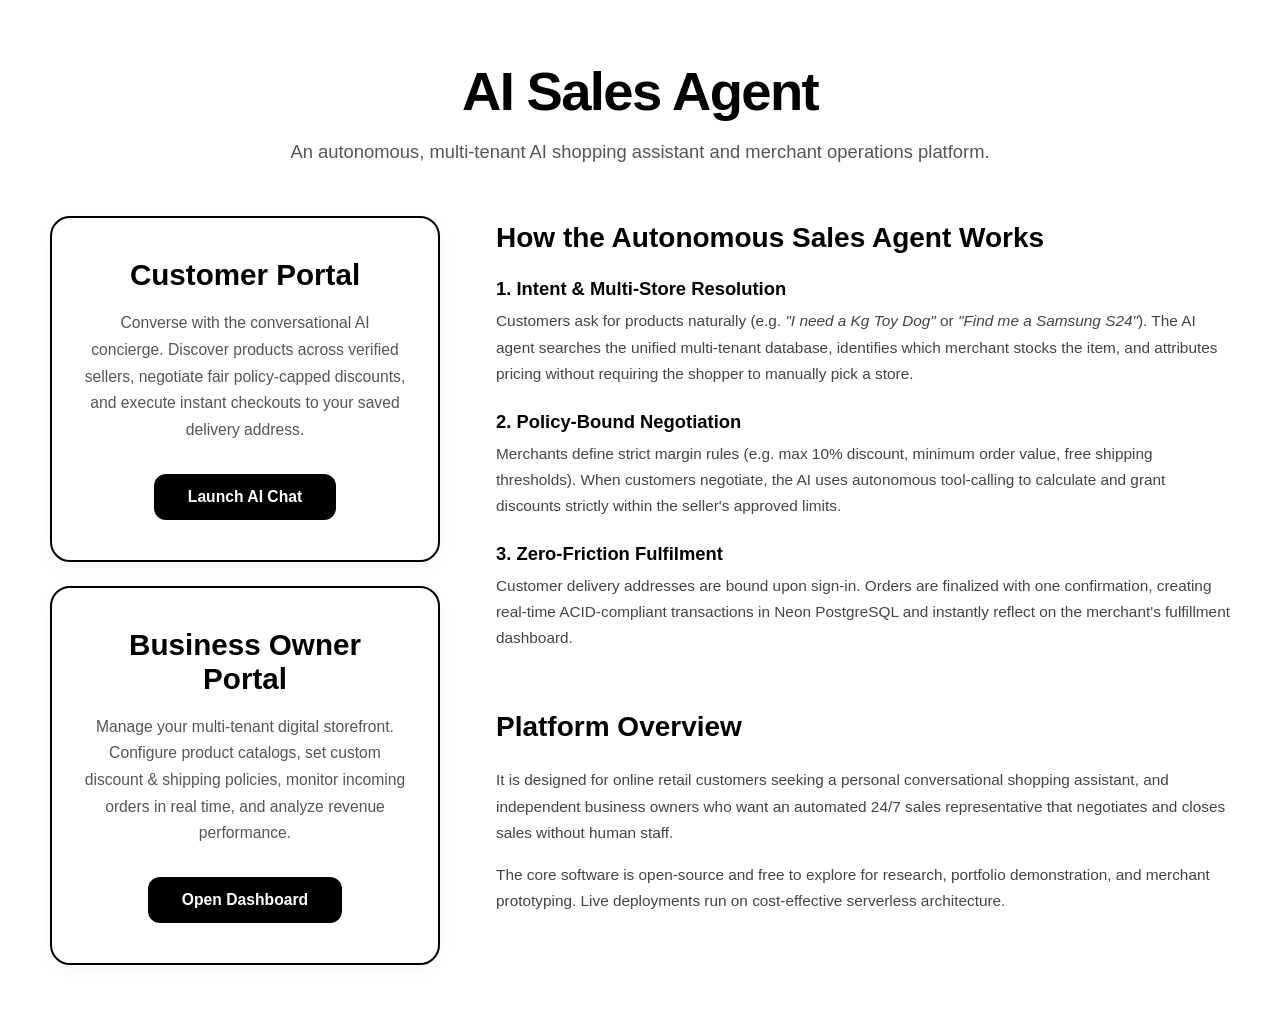
<file: Frontend/index.html>
<!DOCTYPE html>
<html lang="en">
<head>
    <meta charset="UTF-8">
    <meta name="viewport" content="width=device-width, initial-scale=1.0">
    <title>AI Sales Agent</title>
    <meta name="description" content="An autonomous, multi-tenant AI shopping assistant and merchant operations platform.">
    <link rel="stylesheet" href="styles/landing.css">

    <script type="application/ld+json">
    {
      "@context": "https://schema.org",
      "@type": "SoftwareApplication",
      "name": "AI Sales Agent Marketplace",
      "applicationCategory": "BusinessApplication",
      "operatingSystem": "All modern web browsers",
      "description": "An autonomous, multi-tenant AI shopping assistant and merchant operations platform.",
      "url": "https://ai-sales-marketplace-portal.onrender.com",
      "author": {
        "@type": "Person",
        "name": "Ayush Sandal"
      },
      "offers": {
        "@type": "Offer",
        "price": "0",
        "priceCurrency": "USD"
      }
    }
    </script>
</head>
<body>
    <div class="landing-container">
        <header class="header-section">
            <h1>AI Sales Agent</h1>
            <p class="subtitle">An autonomous, multi-tenant AI shopping assistant and merchant operations platform.</p>
        </header>

        <main class="main-layout">
            <section class="portals-col" aria-label="Portal Entry Points">
                <article class="portal-card">
                    <h2>Customer Portal</h2>
                    <p>
                        Converse with the conversational AI concierge. Discover products across verified sellers, 
                        negotiate fair policy-capped discounts, and execute instant checkouts to your saved delivery address.
                    </p>
                    <a href="customer_login.html" class="portal-btn">Launch AI Chat</a>
                </article>

                <article class="portal-card">
                    <h2>Business Owner Portal</h2>
                    <p>
                        Manage your multi-tenant digital storefront. Configure product catalogs, set custom discount & shipping 
                        policies, monitor incoming orders in real time, and analyze revenue performance.
                    </p>
                    <a href="admin_login.html" class="portal-btn">Open Dashboard</a>
                </article>
            </section>

            <section class="content-col" aria-label="Platform Details">
                <div class="info-block">
                    <h2>How the Autonomous Sales Agent Works</h2>
                    
                    <div class="feature-item">
                        <h3>1. Intent & Multi-Store Resolution</h3>
                        <p>
                            Customers ask for products naturally (e.g. <em>"I need a Kg Toy Dog"</em> or <em>"Find me a Samsung S24"</em>). 
                            The AI agent searches the unified multi-tenant database, identifies which merchant stocks the item, and attributes pricing without requiring the shopper to manually pick a store.
                        </p>
                    </div>

                    <div class="feature-item">
                        <h3>2. Policy-Bound Negotiation</h3>
                        <p>
                            Merchants define strict margin rules (e.g. max 10% discount, minimum order value, free shipping thresholds). 
                            When customers negotiate, the AI uses autonomous tool-calling to calculate and grant discounts strictly within the seller's approved limits.
                        </p>
                    </div>

                    <div class="feature-item">
                        <h3>3. Zero-Friction Fulfilment</h3>
                        <p>
                            Customer delivery addresses are bound upon sign-in. Orders are finalized with one confirmation, creating real-time 
                            ACID-compliant transactions in Neon PostgreSQL and instantly reflect on the merchant's fulfillment dashboard.
                        </p>
                    </div>
                </div>

                <div class="info-block">
                    <h2>Platform Overview</h2>
                    <p class="overview-text">
                        It is designed for online retail customers seeking a personal conversational shopping assistant, 
                        and independent business owners who want an automated 24/7 sales representative that negotiates and closes sales without human staff.
                    </p>
                    <p class="overview-text">
                        The core software is open-source and free to explore for research, portfolio demonstration, and merchant prototyping. 
                        Live deployments run on cost-effective serverless architecture.
                    </p>
                </div>
            </section>
        </main>
    </div>
</body>
</html>
</file>
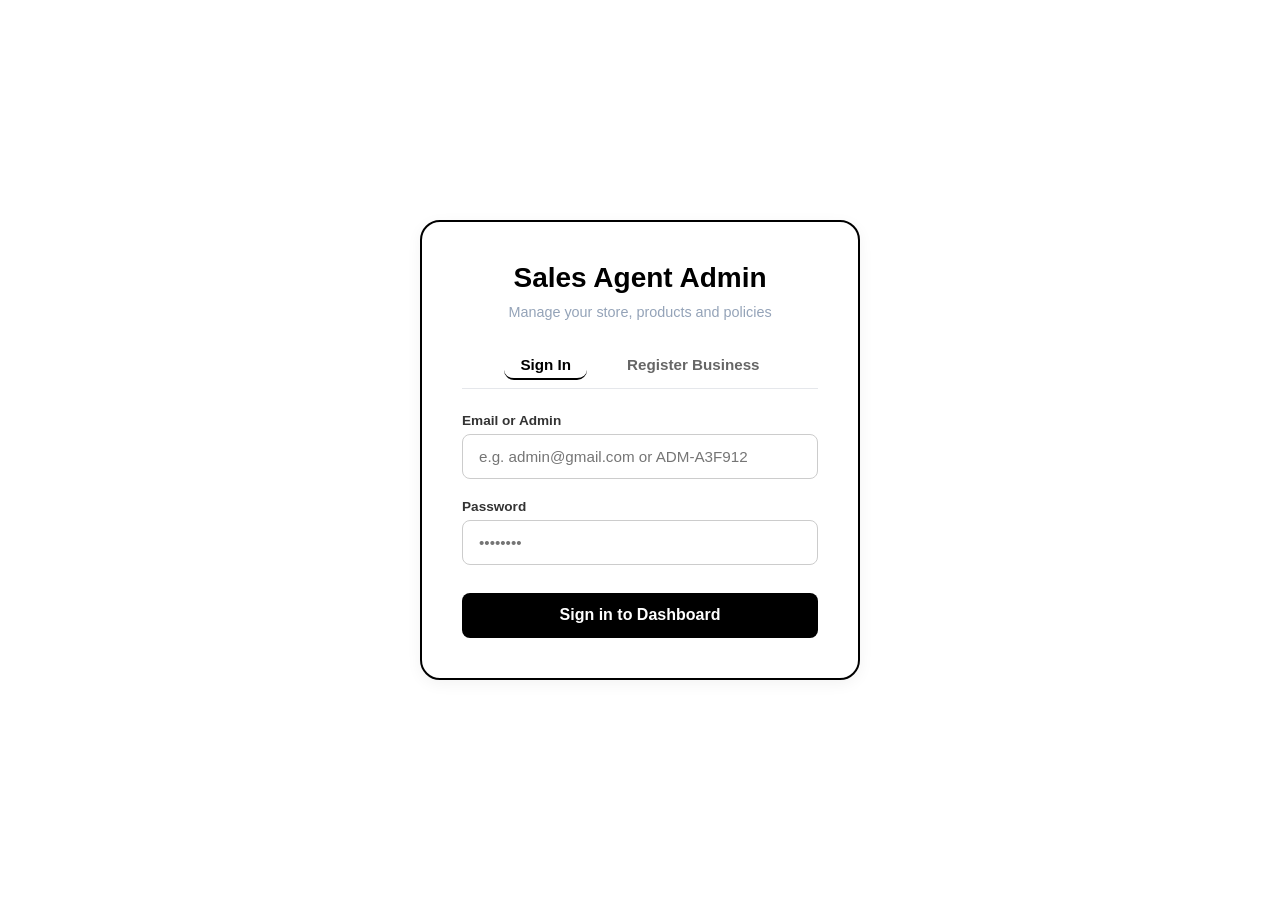
<file: Frontend/admin_login.html>
<!DOCTYPE html>
<html lang="en">
<head>
    <meta charset="UTF-8">
    <meta name="viewport" content="width=device-width, initial-scale=1.0">
    <title>Business Admin Auth - AI Sales Agent</title>
    <link rel="stylesheet" href="styles/global.css">
    <link rel="stylesheet" href="styles/forms.css">
    <style>
    * {
        box-sizing: border-box;
        font-family: -apple-system, BlinkMacSystemFont, "Segoe UI", Roboto, Helvetica, Arial, sans-serif;
    }
    body {
        background-color: #ffffff;
        color: #000000;
        display: flex;
        flex-direction: column;
        align-items: center;
        justify-content: center;
        min-height: 100vh;
        margin: 0;
        padding: 1.5rem;
    }
    .auth-card {
        background: #ffffff;
        border: 2px solid #000000;
        border-radius: 20px;
        padding: 2.5rem;
        width: 100%;
        max-width: 440px;
        box-shadow: 0 4px 15px rgba(0, 0, 0, 0.05);
        text-align: center;
    }
    .auth-header h2 {
        font-size: 1.75rem;
        font-weight: 700;
        margin: 0 0 0.5rem 0;
        color: #000000;
    }
    .auth-header p {
        color: #666666;
        font-size: 0.95rem;
        margin-bottom: 1.5rem;
        line-height: 1.4;
    }
    .tabs {
        display: flex;
        justify-content: center;
        gap: 1.5rem;
        margin-bottom: 1.5rem;
        border-bottom: 1px solid #e5e7eb;
        padding-bottom: 0.5rem;
    }
    .tab-btn {
        background: none;
        border: none;
        font-size: 0.95rem;
        font-weight: 600;
        color: #666666;
        cursor: pointer;
        padding-bottom: 0.3rem;
        border-bottom: 2px solid transparent;
    }
    .tab-btn.active {
        color: #000000;
        border-bottom: 2px solid #000000;
    }
    .form-group {
        text-align: left;
        margin-bottom: 1.25rem;
    }
    .form-group label {
        display: block;
        font-size: 0.85rem;
        font-weight: 600;
        margin-bottom: 0.4rem;
        color: #333333;
    }
    .form-group input {
        width: 100%;
        padding: 0.8rem 1rem;
        border-radius: 8px;
        border: 1.5px solid #cccccc;
        background: #ffffff;
        color: #000000;
        font-size: 0.95rem;
        outline: none;
        transition: border-color 0.2s;
    }
    .form-group input:focus {
        border-color: #000000;
    }
    .btn-submit {
        background-color: #000000;
        color: #ffffff;
        border: none;
        border-radius: 8px;
        padding: 0.85rem 1.5rem;
        font-size: 1rem;
        font-weight: 700;
        width: 100%;
        cursor: pointer;
        transition: opacity 0.2s;
        margin-top: 0.5rem;
    }
    .btn-submit:hover {
        opacity: 0.85;
    }
    .code-alert {
        display: none;
        background: #f0fdf4;
        border: 1.5px solid #22c55e;
        padding: 1rem;
        border-radius: 8px;
        margin-bottom: 1.25rem;
        font-size: 0.9rem;
        color: #15803d;
        text-align: center;
    }
    .code-alert strong {
        display: block;
        font-size: 1.25rem;
        color: #166534;
        margin-top: 0.25rem;
    }
    </style>
</head>
<body>
    <div class="auth-card">
        <div class="auth-header">
            <h2>Sales Agent Admin</h2>
            <p style="color:#94a3b8; font-size:0.9rem;">
                Manage your store, products and policies
            </p>
        </div>
        <div class="tabs">
            <button  class="tab-btn active" id="loginTab">Sign In</button>
            <button  class="tab-btn " id="registerTab">Register Business</button>
        </div>
        <div id="codeAlert" class="code-alert">
            Registration Successful! Your Unique Admin Code:
            <strong id="displayAdminCode">ADM-XXXXXX</strong>
            <small style="color:#a7f3d0;">Save this code! You can use it to log in.</small>
        </div>

        <!-- Login form -->
         <form id="loginForm">
            <div class="form-group">
                <label for="loginIdentifier">Email or Admin <Code></Code></label>
                <input type="text" id="loginIdentifier" placeholder="e.g. admin@gmail.com or ADM-A3F912" required>
            </div>
            <div class="form-group">
                <label for="loginPassword">Password</label>
                <input type="password" id="loginPassword" placeholder="••••••••" required>
            </div>
            <button type="submit" class="btn-submit">Sign in to Dashboard</button>
         </form>
         
         <!-- Registration Form -->
          <form id="registerForm" style="display:none;">
            <div class="form-group">
                <label for="regName">Your Name</label>
                <input type="text" id="regName" placeholder="e.g. Shane Bezos" required>
            </div>

            <div class="form-group">
                <label for="regBusiness">Business / Store Name</label>
                <input type="text" id="regBusiness" placeholder="e.g. Bezos Electronics" required>
            </div>
            <div class="form-group">
                <label for="regEmail">Email Address</label>
                <input type="email" id="regEmail" placeholder="admin@gmail.com" required>
            </div>
            <div class="form-group">
                <label for="regPassword">Password</label>
                <input type="password" id="regPassword" placeholder="••••••••" required>
            </div>
            <button type="submit" class="btn-submit">Register Store</button>
          </form>
    </div>
    <script src="js/config.js"></script>
    <script src="js/admin_auth.js"></script>
</body>
</html>
</file>
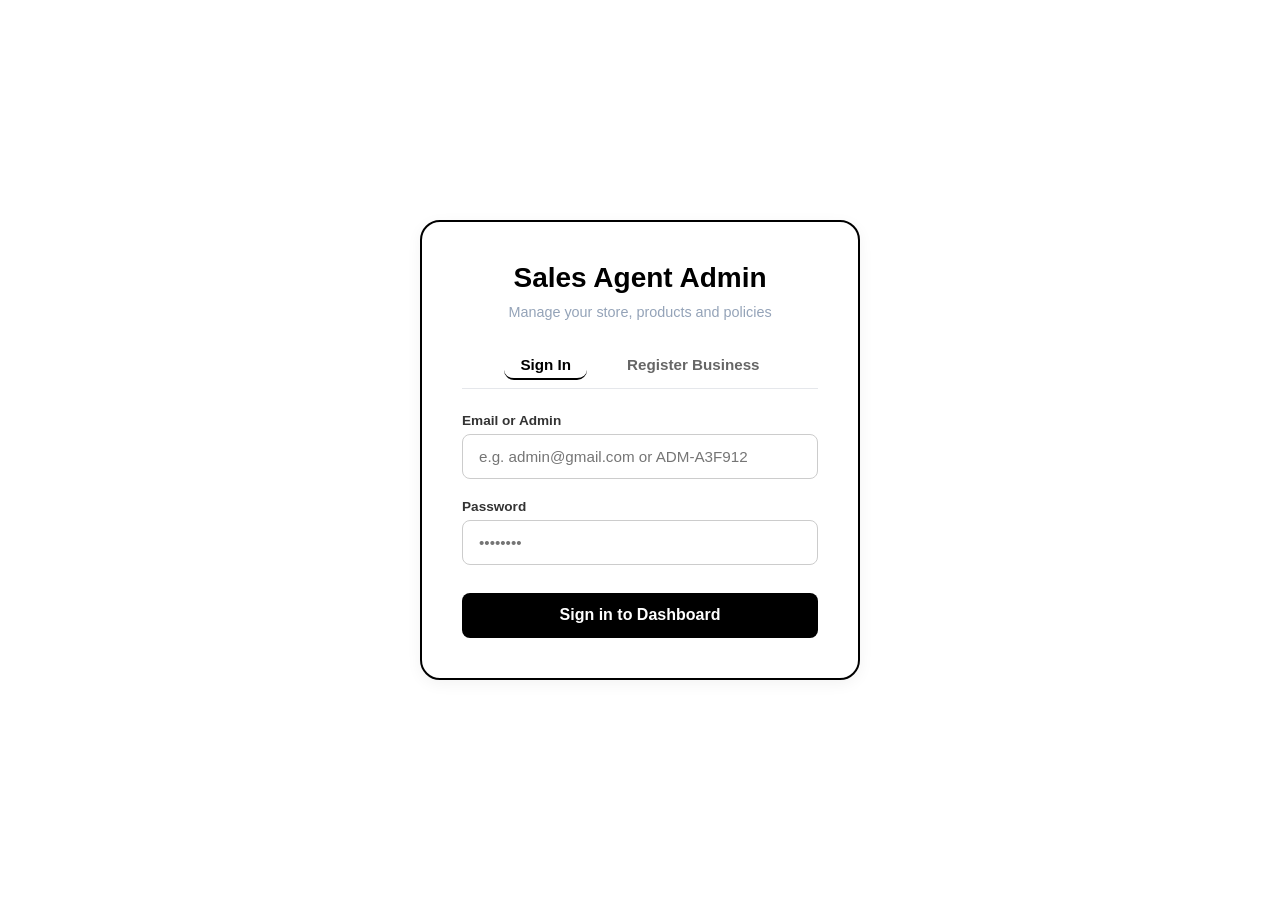
<file: Frontend/analytics.html>
<!DOCTYPE html>
<html lang="en">
<head>
    <meta charset="UTF-8">
    <meta name="viewport" content="width=device-width, initial-scale=1.0">
    <title>Document</title>

    <link rel="stylesheet" href="styles/global.css">
    <link rel="stylesheet" href="styles/sidebar.css">
    <link rel="stylesheet" href="styles/cards.css">
    <link rel="stylesheet" href="styles/forms.css">

</head>
<body>
    <div class="app">
        <aside class="sidebar">
            <h2 class="logo">Sales Agent Admin</h2>
            <nav>
                <a href="business_setup.html" class="nav-item">
                Business Setup
                </a>
            <nav>
                <a href="catalog.html" class="nav-item">
                Catalog
                </a>

            <a href="policies.html" class="nav-item">
                Policies
                </a>

            <a href="orders.html" class="nav-item">
                Orders
                </a>

            <a href="analytics.html" class="nav-item active">
                Analytics
                </a>
            </nav>
        </aside>
        <main class="main">
            <div class="page-header">
                <h1>Business Analytics</h1>
                <p>
                    Track sales performance and top products
                </p>
            </div>
            <section class="card">
                <div class="form-group">
                    <label>Business ID</label>
                    <input 
                          type="number"
                          id="businessId"
                          placeholder="Enter Business ID"
                    />
                    <button
                           id="loadAnalyticsBtn"
                           class="btn-primary"
                           style="margin-top: 15px;"
                    >
                    Load Analytics
                </button>
                </div>
            </section>

            <div class="stats-grid">
                <div class="stat-card">
                    <h4>Total Revenue</h4>
                    <div 
                       class="stat-value"
                       id="totalRevenue"
                    >
                     ₹0
                    </div>
                </div>
                <div class="stat-card">
                    <h4>Total Orders</h4>
                    <div class="stat-value" id="totalOrders">
                        0
                    </div>
                </div>
                <div class="stat-card">
                    <h4>Average Order Value</h4>
                    <div class="stat-value" id="averageOrderValue">
                        ₹0
                    </div>
                </div>
                
            </div>

            <section class="card">
                <div class="card-header">
                    <h3>Top Selling Products</h3>
                </div>
                <table>
                    <thead>
                        <tr>
                            <th>Product</th>
                            <th>Sales</th>
                        </tr>
                    </thead>
                    <tbody id="topProductsTable">

                    </tbody>
                </table>
            </section>
        </main>
    </div>
    <script src="js/config.js"></script>
    <script src="js/app.js"></script>
    <script src="js/analytics.js"></script>
</body>
</html>
</file>
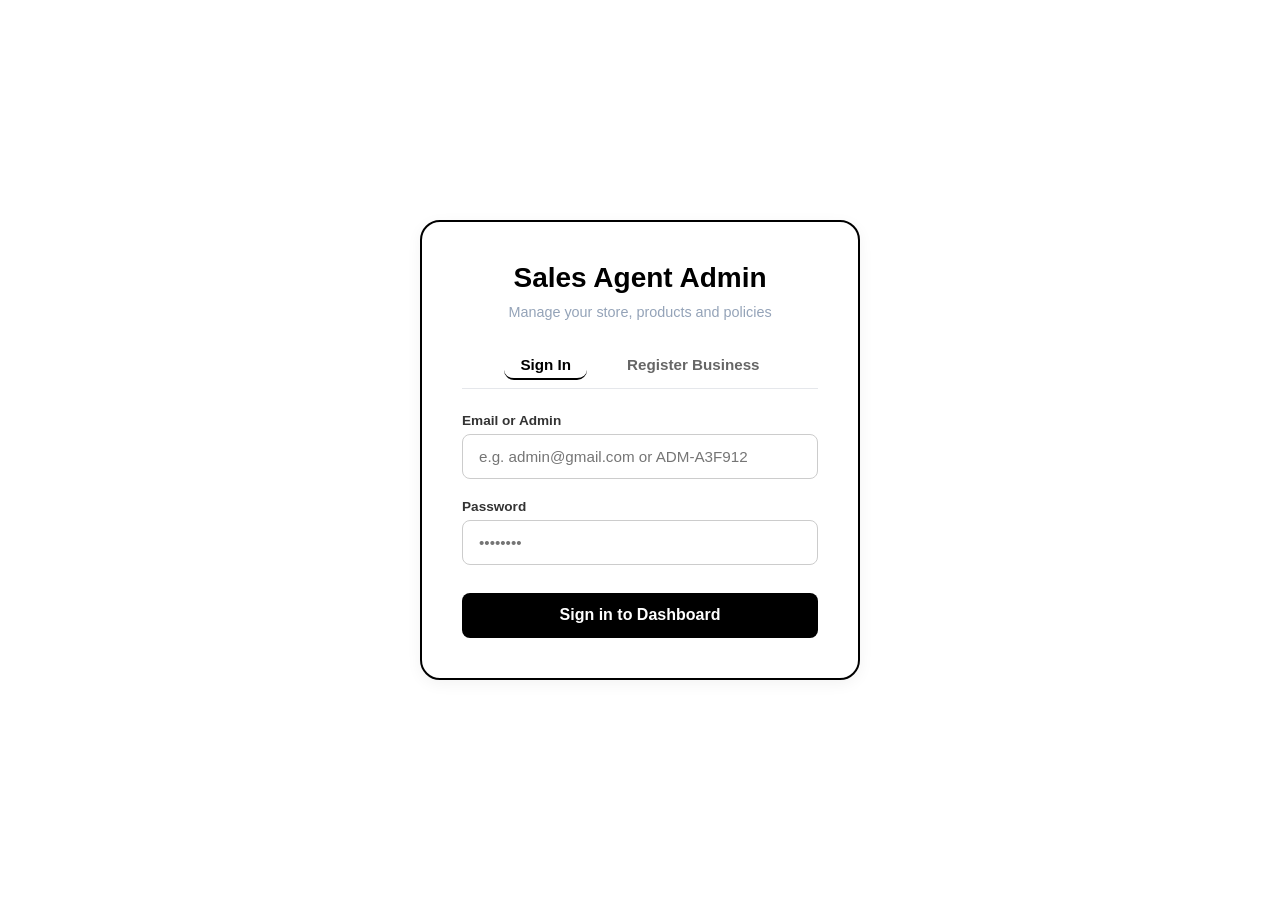
<file: Frontend/business_setup.html>
<!DOCTYPE html>
<html lang="en">

<head>
    <meta charset="UTF-8">
    <meta name="viewport" content="width=device-width, initial-scale=1.0">

    <title>Business Setup</title>

    <link rel="stylesheet" href="styles/global.css">
    <link rel="stylesheet" href="styles/sidebar.css">
    <link rel="stylesheet" href="styles/cards.css">
    <link rel="stylesheet" href="styles/forms.css">
</head>

<body>

    <div class="app">
        <!-- Sidebar -->
        <aside class="sidebar">
            <h2 class="logo">Sales Agent Admin</h2>
            <nav>
                <a href="business_setup.html" class="nav-item active">
                    Business Setup
                </a>
                <a href="catalog.html" class="nav-item">
                    Catalog
                </a>
                <a href="policies.html" class="nav-item">
                    Policies
                </a>
                <a href="orders.html" class="nav-item">
                    Orders
                </a>
                <a href="analytics.html" class="nav-item">
                    Analytics
                </a>
            </nav>

            <div class="sidebar-footer">
                MVP Phase 1 <br>
                AI Sales Agent
            </div>

        </aside>

        <main class="main">
            <div class="page-header">
                <h1>Business Setup</h1>
                <p>
                    Configure your business profile and AI Sales settings
                </p>
            </div>

            <!-- Business Card -->
            <section class="card">
                <div class="card-header">
                    <h3>Business Configuration</h3>
                    <p>Setup your store information and brand tone</p>
                </div>
                <div class="form-row">
                    <div class="form-group">
                        <label>Business Name</label>
                        <input type="text" id="businessName" placeholder="Enter business name" />
                    </div>
                    <div class="form-group">
                        <label for="businessEmail">Business Email</label>
                        <input type="email" id="businessEmail" name="businessEmail" placeholder="business@example.com">
                    </div>
                    <div class="form-group">
                        <label for="businessPhone">Business Phone</label>
                        <input type="tel" id="businessPhone" name="businessPhone" placeholder="+91 9796******">
                    </div>
                    <div class="form-group">
                        <label>Currency</label>
                        <input type="text" value="INR" disabled />
                    </div>
                </div>
                <div class="form-group">
                    <label for="brandVoice">Brand Voice</label>
                    <textarea id="brandVoice" placeholder="Friendly, premium, professional...">
                    </textarea>
                    <small>
                        Helps the AI communicate in your business tone
                    </small>
                </div>

                <div class="actions">
                    <button id="saveBusinessBtn" class="btn-primary">
                        Save Configuration
                    </button>
                </div>

            </section>

            <!-- Catalog Card -->
            <section class="card">
                <div class="card-header">
                    <h3>Product Catalog</h3>
                    <p>Upload your product catalog in CSV or JSON format</p>
                </div>
                <div class="upload-actions">
                    <button id="uploadCatalogBtn" class="btn-primary">
                        Upload Catalog
                    </button>
                    <input type="file" id="catalogFile" accept=".json" hidden />
                    <a href="templates/product_template.csv" download class="btn-secondary">
                        Download CSV Template
                    </a>
                    <a href="templates/product_template.json" download class="btn-secondary">
                        Download JSON Template
                    </a>
                </div>

                <div class="info-box">
                    <strong>Required Fields:</strong>
                    <p>name, price, stock</p>
                    <strong>Optional Fields:</strong>
                    <p>tags(semicolon-separated), inventory_qty</p>
                </div>
            </section>
        </main>
    </div>
    <script src="js/config.js"></script>
    <script src="js/app.js"></script>
    <script src="js/business.js"></script>
</body>

</html>
</file>
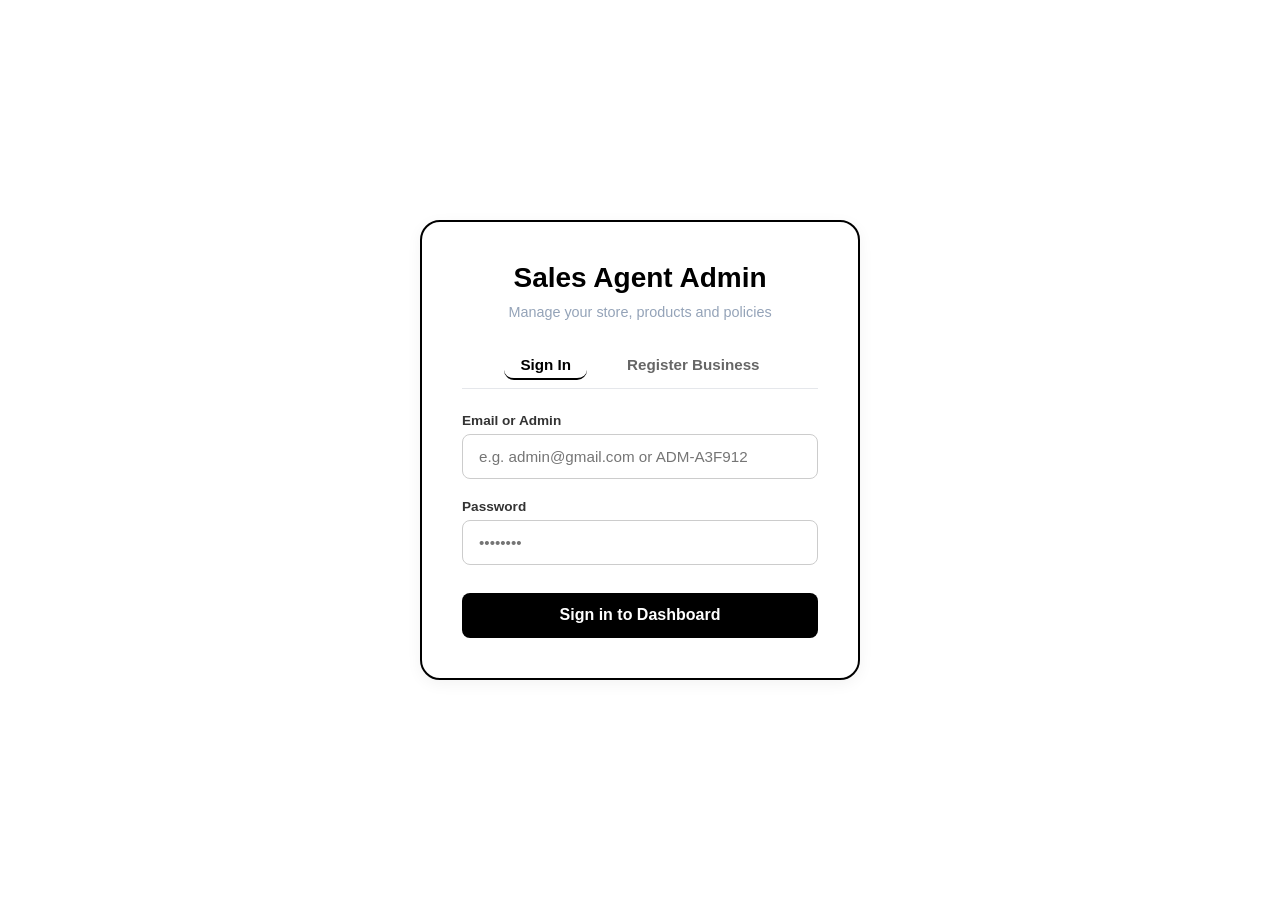
<file: Frontend/catalog.html>
<!DOCTYPE html>
<html lang="en">
<head>
    <meta charset="UTF-8">
    <meta name="viewport" content="width=device-width, initial-scale=1.0">
    <title>Catalog</title>

    <link rel="stylesheet" href="styles/global.css">
    <link rel="stylesheet" href="styles/sidebar.css">
    <link rel="stylesheet" href="styles/cards.css">
    <link rel="stylesheet" href="styles/forms.css">

</head>
<body>
    <div class="app">
        <aside class="sidebar">
            <h2 class="logo">Sales Agent Admin</h2>
            <nav>
                <a href="business_setup.html" class="nav-item">
                    Business Setup
                </a>
                <a href="catalog.html" class="nav-item active">
                    Catalog
                </a>
                <a href="policies.html" class="nav-item">
                    Policies
                </a>
                <a href="orders.html" class="nav-item">
                    Orders
                </a>
                <a href="analytics.html" class="nav-item">
                    Analytics
                </a>
            </nav>
        </aside>
        <main class="main">
            <div class="page-header">
                <h1>Catalog Management</h1>
                <p>Browse and manage your products</p>
            </div>

            <!-- Stats grid -->
             <div class="stats-grid">
                <div class="stat-card">
                    <h4>Total Products</h4>
                    <div class="stat-value" id="totalProducts">
                        0
                    </div>
                    <p>Across all categories</p>
                </div>
                <div class="stat-card">
                    <h4>Inventory value</h4>
                    <div class="stat-value" id="inventoryValue">
                        ₹0
                    </div>
                    <p>Total stock value</p>
                </div>
                <div class="stat-card">
                    <h4>Low Stock items</h4>
                    <div class="stat-value" id="lowStockItems">
                        0
                    </div>
                    <p>Items below 10 units</p>
                </div>
             </div>

             <section class="card">
                <div class="card-header">
                    <h3>Add Product</h3>
                </div>
                <div class="form-row">
                    <div class="form-group">
                        <label>Business ID</label>
                        <input
                              type="number"
                              id="businessId"
                              placeholder="Enter Business ID"
                        />
                    </div>
                    <div class="form-group">
                        <label>Product Name</label>
                        <input
                              type="text"
                              id="productName"
                              placeholder="Enter Product Name"
                        />
                    </div>
                    <div class="form-group">
                        <label>Price</label>
                        <input  
                             type="number"
                             id="productPrice"
                             placeholder="Enter Price"
                        />
                    </div>
                        <div class="form-group">
                            <label>Stock</label>
                            <input  
                                  type="number"
                                  id="productStock"
                                  placeholder="Enter Stock"
                            />
                    </div>
                    
                </div>
                <div class="actions">
                        <button 
                               id="saveProductBtn"
                               class="btn-primary"
                        >
                        Add Product
                    </button>
                    </div>
             </section>

             <!-- Product List -->
              <section class="card">
                <div class="card-header">
                    <h3>Product Catalog</h3>
                </div>
                <div class="catalog-controls">
                    <input 
                         type="text"
                         placeholder="Search Product by Name, ID, Description"
                    />
                    <select>
                        <option>All Categories</option>
                        <option>Electronics</option>
                        <option>Fashion</option>
                    </select>
                </div>
                <div id="productList">
                    <div class="empty-state">
                        <h4>No Products in Catalog</h4>
                        <p>
                            Upload your catalog on the Business Setup page to start selling
                        </p>
                        
                    </div>
                </div>
              </section>
        </main>
    </div>
    <script src="js/config.js"></script>
    <script src="js/app.js"></script>
    <script src="js/catalog.js"></script>
</body>
</html>
</file>
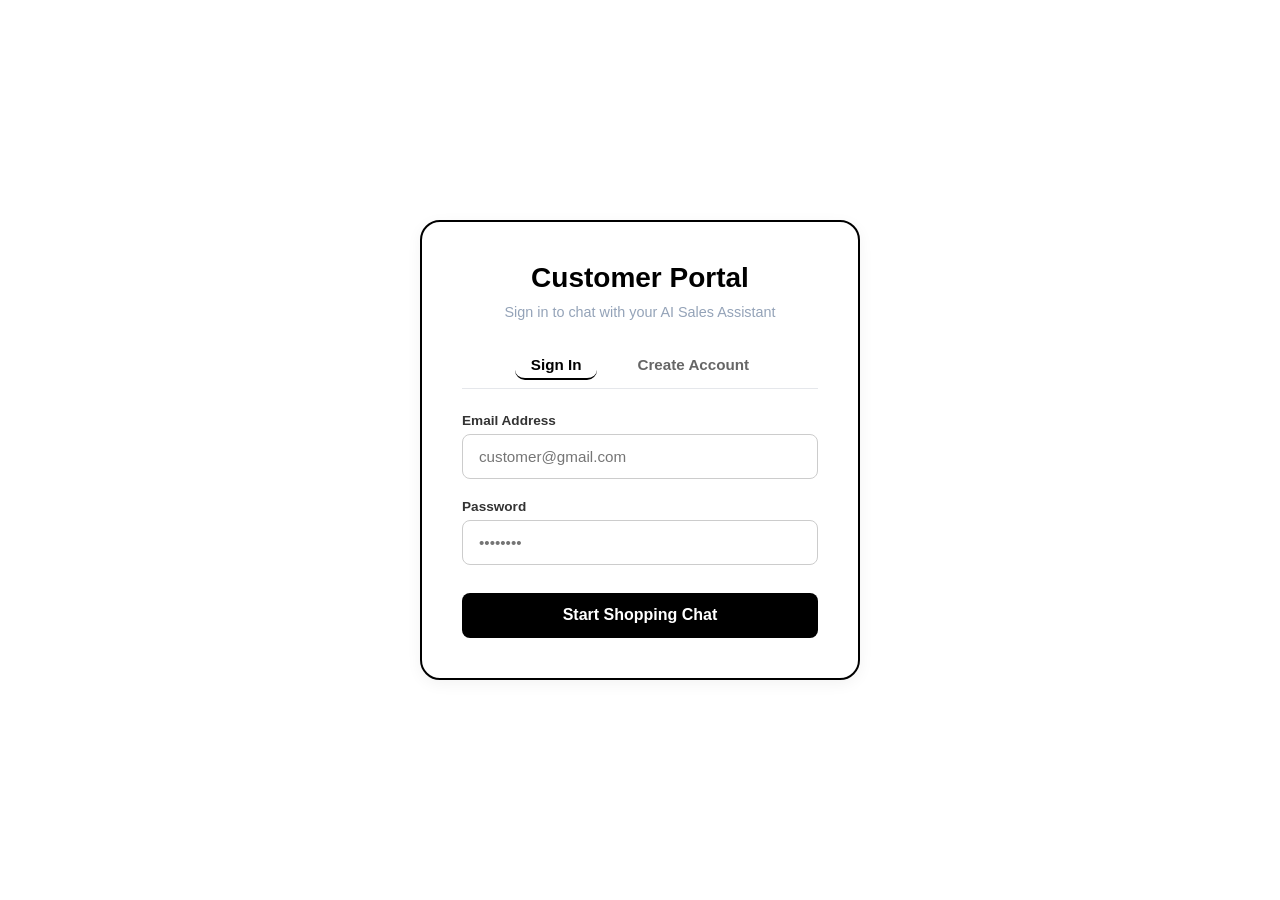
<file: Frontend/customer_login.html>
<!DOCTYPE html>
<html lang="en">
<head>
    <meta charset="UTF-8">
    <meta name="viewport" content="width=device-width, initial-scale=1.0">
    <title>Customer Login - AI Sales Agent</title>
    <link rel="stylesheet" href="styles/global.css">
    <link rel="stylesheet" href="styles/forms.css">
    <style>
    * {
        box-sizing: border-box;
        font-family: -apple-system, BlinkMacSystemFont, "Segoe UI", Roboto, Helvetica, Arial, sans-serif;
    }
    body {
        background-color: #ffffff;
        color: #000000;
        display: flex;
        flex-direction: column;
        align-items: center;
        justify-content: center;
        min-height: 100vh;
        margin: 0;
        padding: 1.5rem;
    }
    .auth-card {
        background: #ffffff;
        border: 2px solid #000000;
        border-radius: 20px;
        padding: 2.5rem;
        width: 100%;
        max-width: 440px;
        box-shadow: 0 4px 15px rgba(0, 0, 0, 0.05);
        text-align: center;
    }
    .auth-header h2 {
        font-size: 1.75rem;
        font-weight: 700;
        margin: 0 0 0.5rem 0;
        color: #000000;
    }
    .auth-header p {
        color: #666666;
        font-size: 0.95rem;
        margin-bottom: 1.5rem;
        line-height: 1.4;
    }
    .tabs {
        display: flex;
        justify-content: center;
        gap: 1.5rem;
        margin-bottom: 1.5rem;
        border-bottom: 1px solid #e5e7eb;
        padding-bottom: 0.5rem;
    }
    .tab-btn {
        background: none;
        border: none;
        font-size: 0.95rem;
        font-weight: 600;
        color: #666666;
        cursor: pointer;
        padding-bottom: 0.3rem;
        border-bottom: 2px solid transparent;
    }
    .tab-btn.active {
        color: #000000;
        border-bottom: 2px solid #000000;
    }
    .form-group {
        text-align: left;
        margin-bottom: 1.25rem;
    }
    .form-group label {
        display: block;
        font-size: 0.85rem;
        font-weight: 600;
        margin-bottom: 0.4rem;
        color: #333333;
    }
    .form-group input {
        width: 100%;
        padding: 0.8rem 1rem;
        border-radius: 8px;
        border: 1.5px solid #cccccc;
        background: #ffffff;
        color: #000000;
        font-size: 0.95rem;
        outline: none;
        transition: border-color 0.2s;
    }
    .form-group input:focus {
        border-color: #000000;
    }
    .btn-submit {
        background-color: #000000;
        color: #ffffff;
        border: none;
        border-radius: 8px;
        padding: 0.85rem 1.5rem;
        font-size: 1rem;
        font-weight: 700;
        width: 100%;
        cursor: pointer;
        transition: opacity 0.2s;
        margin-top: 0.5rem;
    }
    .btn-submit:hover {
        opacity: 0.85;
    }
    .code-alert {
        display: none;
        background: #f0fdf4;
        border: 1.5px solid #22c55e;
        padding: 1rem;
        border-radius: 8px;
        margin-bottom: 1.25rem;
        font-size: 0.9rem;
        color: #15803d;
        text-align: center;
    }
    .code-alert strong {
        display: block;
        font-size: 1.25rem;
        color: #166534;
        margin-top: 0.25rem;
    }
    </style>
</head>
<body>
    <div class="auth-card">
        <div class="auth-header">
            <h2>Customer Portal</h2>
            <p style="color:#94a3b8; font-size: 0.9rem;">Sign in to chat with your AI Sales Assistant</p>
        </div>
        <div class="tabs">
            <button class="tab-btn active" id="loginTab">Sign In</button>
            <button class="tab-btn" id="registerTab">Create Account</button>
        </div>

        <!-- Login Form -->
        <form id="loginForm">
            <div class="form-group">
                <label for="loginEmail">Email Address</label>
                <input type="email" id="loginEmail" placeholder="customer@gmail.com" required>
            </div>
            <div class="form-group">
                <label for="loginPassword">Password</label>
                <input type="password" id="loginPassword" placeholder="••••••••" required>
            </div>
            <button type="submit" class="btn-submit">Start Shopping Chat</button>
        </form>

        <!-- Register form -->
        <form id="registerForm" style="display:none;">
            <div class="form-group">
                <label for="regName">Full Name</label>
                <input type="text" id="regName" placeholder="e.g. John Smith" required>
            </div>
            <div class="form-group">
                <label for="regEmail">Email Address</label>
                <input type="email" id="regEmail" placeholder="customer@gmail.com" required>
            </div>
            <div class="form-group">
                <label for="regPhone">Phone (Optional)</label>
                <input type="tel" id="regPhone" placeholder="+91 9876543211">
            </div>
            <div class="form-group">
                <label for="regAddress">Full Delivery Address</label>
                <input type="text" id="regAddress" placeholder="Flat/House No., Street, City, State, PIN Code" required>
            </div>
            <div class="form-group">
                <label for="regPassword">Password</label>
                <input type="password" id="regPassword" placeholder="••••••••" required>
            </div>
            <button type="submit" class="btn-submit">Create Customer Account</button>
        </form>
    </div>
    <script src="js/config.js"></script>
    <script src="js/customer_auth.js"></script>
</body>
</html>
</file>
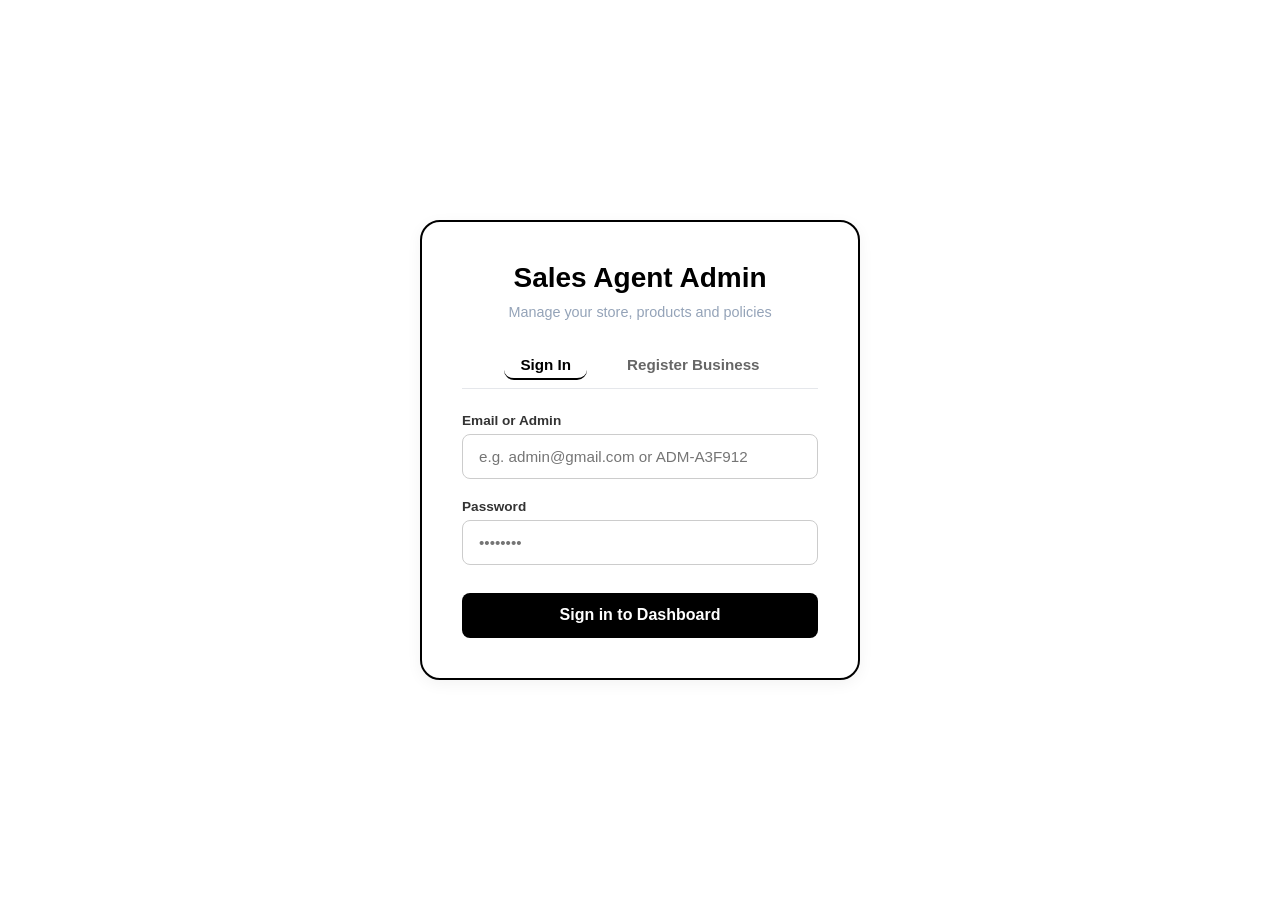
<file: Frontend/orders.html>
<!DOCTYPE html>
<html lang="en">

<head>
    <meta charset="UTF-8">
    <meta name="viewport" content="width=device-width, initial-scale=1.0">
    <title>Orders</title>

    <link rel="stylesheet" href="styles/global.css">
    <link rel="stylesheet" href="styles/sidebar.css">
    <link rel="stylesheet" href="styles/cards.css">
    <link rel="stylesheet" href="styles/forms.css">

</head>

<body>
    <div class="app">
        <aside class="sidebar">
            <h2 class="logo">Sales Agent Admin</h2>
            <nav>
                <a href="business_setup.html" class="nav-item">
                    Business Setup
                </a>
                <a href="catalog.html" class="nav-item">
                    Catalog
                </a>
                <a href="policies.html" class="nav-item">
                    Policies
                </a>
                <a href="orders.html" class="nav-item active">
                    Orders
                </a>
                <a href="analytics.html" class="nav-item">
                    Analytics
                </a>
            </nav>
        </aside>

        <main class="main">
            <div class="page-header">
                <h1>Orders</h1>
                <p>Manage customer orders and fulfillment</p>
            </div>
            <div class="stats-grid">
                <div class="stat-card">
                    <h4>Total Orders</h4>
                    <div class="stat-value">
                        0
                    </div>
                </div>
                <div class="stat-card">
                    <h4>Total Revenue</h4>
                    <div class="stat-value">
                        ₹0
                    </div>
                </div>
                <div class="stat-card">
                    <h4>Average Order Value</h4>
                    <div class="stat-value">
                        ₹0
                    </div>
                </div>
            </div>

            <section class="card">
                <div class="card-header">
                    <h3>Recent Orders</h3>
                </div>
                <table class="orders-table">
                    <thead>
                        <tr>
                            <th>Order ID</th>
                            <th>Customer ID</th>
                            <th>Customer Name</th>
                            <th>Total</th>
                            <th>Status</th>
                            <th>Date</th>
                        </tr>
                    </thead>
                    <tbody id="ordersTableBody"></tbody>
                </table>
            </section>
        </main>
    </div>
    <script src="js/config.js"></script>
    <script src="js/app.js"></script>
    <script src="js/orders.js"></script>
</body>

</html>
</file>
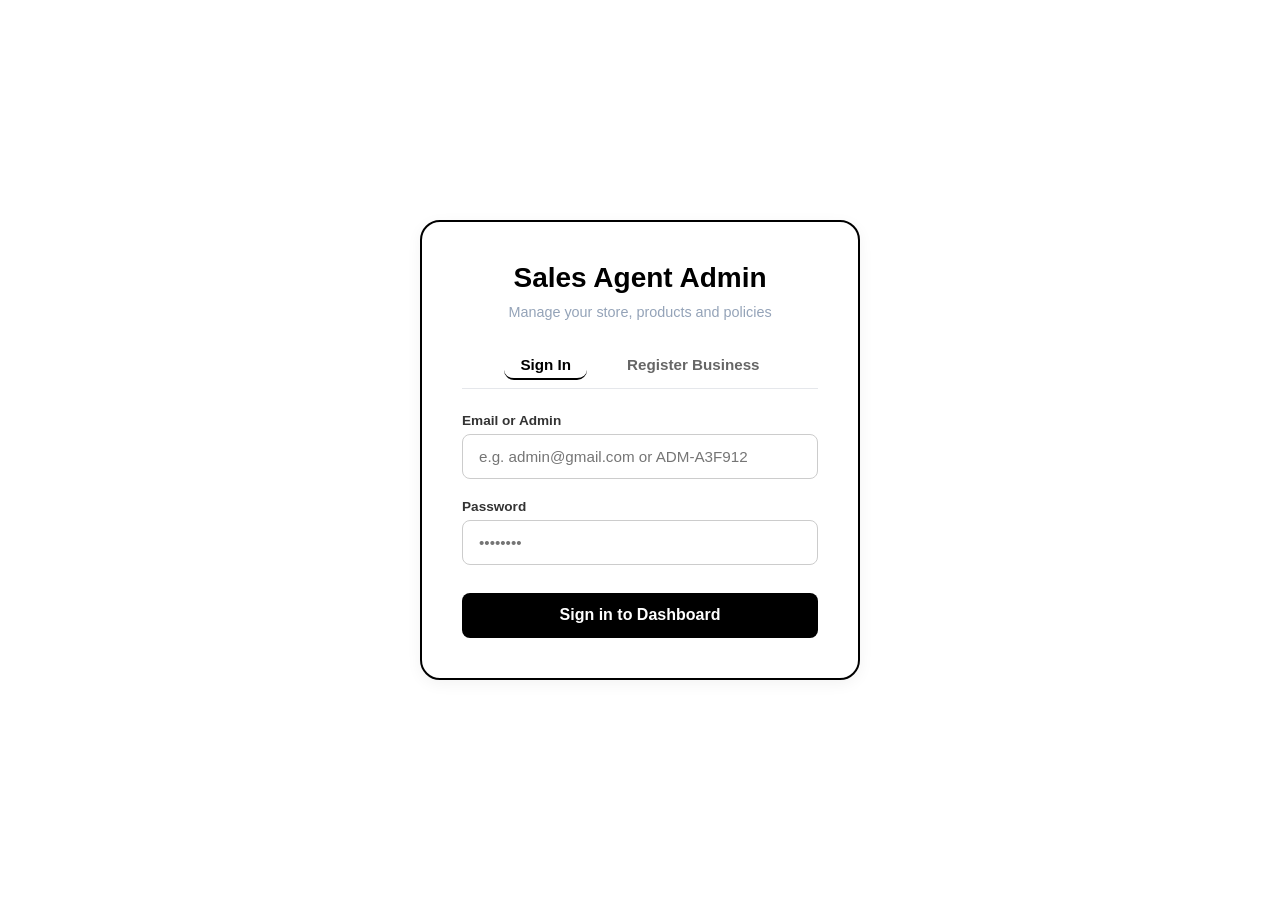
<file: Frontend/policies.html>
<!DOCTYPE html>
<html lang="en">

<head>
    <meta charset="UTF-8">
    <meta name="viewport" content="width=device-width, initial-scale=1.0">
    <title>Policies</title>

    <link rel="stylesheet" href="styles/global.css">
    <link rel="stylesheet" href="styles/sidebar.css">
    <link rel="stylesheet" href="styles/cards.css">
    <link rel="stylesheet" href="styles/forms.css">
</head>

<body>
    <div class="app">
        <aside class="sidebar">
            <h2 class="logo">Sales Agent Admin</h2>
            <nav>
                <a href="business_setup.html" class="nav-item">
                    Business Setup
                </a>
                <a href="catalog.html" class="nav-item">
                    Catalog
                </a>
                <a href="policies.html" class="nav-item active">
                    Policies
                </a>
                <a href="orders.html" class="nav-item">
                    Orders
                </a>
                <a href="analytics.html" class="nav-item">
                    Analytics
                </a>
            </nav>
        </aside>
        <main class="main">
            <div class="page-header">
                <h1>Policy Configuration</h1>
                <p>Define negotiation, shipping, and return policies</p>
            </div>
            <section class="card">
                <div class="card-header">
                    <h2>Negotiations & Discount Rules</h2>
                    <p>Set boundaries for AI powered price negotiations</p>
                </div>
                <div class="form-grid">
                    <div class="form-group">
                        <label>Business ID</label>
                        <input id="businessId" type="number" placeholder="Auto-detected from account" disabled />
                        <small>Auto-linked to your store account</small>
                    </div>
                    <div class="form-group">
                        <label>Maximum Discount(%)</label>
                        <input id="maxDiscount" type="number"
                            placeholder="Enter the amount of discount which you can offer" />
                        <small>Agent cannot offer discounts higher than this</small>
                    </div>
                    <div class="form-group">
                        <label>Minimum order value for discount(₹)</label>
                        <input id="minOrderValue" type="number"
                            placeholder="Enter the Minimum order amount for discount" />
                        <small>
                            IN INR
                        </small>
                    </div>
                </div>
                <div class="checkbox-section">
                    <h3>Allowed Discount Reasons</h3>
                    <p>Select which reasons the agent can use to justify discounts</p>
                    <div class="checkbox-grid">
                        <label class="checkbox-item">
                            <input id="allowBulkPurchase" type="checkbox" />
                            <span>
                                Bulk Purchase
                            </span>
                        </label>
                        <label class="checkbox-item">
                            <input id="allowFirstTimeCustomer" type="checkbox" />
                            <span>
                                First time Customer
                            </span>
                        </label>
                        <label class="checkbox-item">
                            <input id="allowSeasonalSale" type="checkbox">
                            <span>Seasonal Sale</span>
                        </label>
                        <label class="checkbox-item">
                            <input id="allowLoyaltyReward" type="checkbox" />
                            <span>Loyalty Reward</span>
                        </label>
                        <label class="checkbox-item">
                            <input id="allowPriceMatch" type="checkbox" />
                            <span>Price Match</span>
                        </label>
                        <label class="checkbox-item">
                            <input id="allowCustomReason" type="checkbox" />
                            <span>Other(Custom)</span>
                        </label>
                    </div>
                </div>
            </section>
            <section class="card">
                <div class="card-header">
                    <h2>Shipping Rules</h2>
                    <p>Configure shipping costs and free shipping threshold</p>

                </div>
                <div class="form-grid">
                    <div class="form-group">
                        <label>Free Shipping Over(₹)</label>
                        <input id="freeShippingOver" type="number"
                            placeholder="Orders above this amount gets free shipping" />
                    </div>
                    <div class="form-group">
                        <label>Flat shipping fee</label>
                        <input id="flatShippingFee" type="number" placeholder="Enter fee for shipping" />
                    </div>
                </div>
                <div class="preview-box">
                    <strong>
                        Preview:
                    </strong>
                    <p>
                        Order under ₹999 → ₹49
                    </p>
                    <p>Order ₹999+ → Free shipping</p>
                </div>
            </section>

            <!-- Return Policy -->
            <section class="card">
                <div class="card-header">
                    <h2>Return Policy</h2>
                    <p>Define return windows and non-refundable categories</p>
                </div>
                <div class="form-group">
                    <label>
                        Return Window(Days)
                    </label>
                    <input id="returnWindowDays" type="number"
                        placeholder="Customers can return items within this period" />
                </div>
                <div class="form-group">
                    <label>
                        Non-Refundable Categories
                    </label>
                    <input id="nonRefundableCategories" type="text" placeholder="e.g. personal_care, food" />
                    <small>
                        Comma separated categories
                    </small>
                </div>
            </section>

            <!-- Save Button -->
            <div class="page-actions">
                <button class="primary-btn">
                    Save Policy Configuration
                </button>
            </div>
        </main>
    </div>
    <script src="js/config.js"></script>
    <script src="js/app.js"></script>
    <script src="js/policies.js"></script>
</body>

</html>
</file>
<file: Frontend/styles/landing.css>
* {
    margin: 0;
    padding: 0;
    box-sizing: border-box;
}

body {
    font-family: -apple-system, BlinkMacSystemFont, "Segoe UI", Roboto, Helvetica, Arial, sans-serif;
    background: #ffffff;
    color: #000000;
    min-height: 100vh;
    display: flex;
    justify-content: center;
    padding: 60px 24px;
}

.landing-container {
    width: 100%;
    max-width: 1180px;
}

.header-section {
    text-align: center;
    margin-bottom: 50px;
}

.header-section h1 {
    font-size: 3.4rem;
    font-weight: 800;
    color: #000000;
    letter-spacing: -0.03em;
    margin-bottom: 14px;
}

.header-section .subtitle {
    font-size: 1.15rem;
    color: #555555;
    max-width: 800px;
    margin: 0 auto;
    line-height: 1.6;
}


.main-layout {
    display: grid;
    grid-template-columns: 390px 1fr;
    gap: 56px;
    align-items: start;
}

.portals-col {
    display: flex;
    flex-direction: column;
    gap: 24px;
}

.portal-card {
    background: #ffffff;
    border: 2px solid #000000;
    border-radius: 20px;
    padding: 40px 32px;
    text-align: center;
    box-shadow: 0 4px 18px rgba(0, 0, 0, 0.04);
    transition: transform 0.2s ease, box-shadow 0.2s ease;
}

.portal-card:hover {
    transform: translateY(-4px);
    box-shadow: 0 10px 26px rgba(0, 0, 0, 0.09);
}

.portal-card h2 {
    font-size: 1.85rem;
    font-weight: 800;
    color: #000000;
    margin-bottom: 18px;
}

.portal-card p {
    color: #555555;
    font-size: 0.98rem;
    line-height: 1.7;
    margin-bottom: 30px;
}

.portal-btn {
    display: inline-block;
    background: #000000;
    color: #ffffff;
    text-decoration: none;
    font-size: 0.98rem;
    font-weight: 700;
    padding: 14px 34px;
    border-radius: 12px;
    transition: opacity 0.2s ease, transform 0.2s ease;
}

.portal-btn:hover {
    opacity: 0.85;
    transform: scale(1.02);
}

.content-col {
    display: flex;
    flex-direction: column;
    gap: 36px;
    padding-top: 6px;
}

.info-block h2 {
    font-size: 1.75rem;
    font-weight: 800;
    color: #000000;
    margin-bottom: 24px;
}

.feature-item {
    margin-bottom: 24px;
}

.feature-item h3 {
    font-size: 1.15rem;
    font-weight: 700;
    color: #000000;
    margin-bottom: 8px;
}

.feature-item p {
    color: #444444;
    font-size: 0.96rem;
    line-height: 1.7;
}

.overview-text {
    color: #444444;
    font-size: 0.96rem;
    line-height: 1.7;
    margin-bottom: 16px;
}

@media (max-width: 900px) {
    .main-layout {
        grid-template-columns: 1fr;
        gap: 40px;
    }

    .header-section h1 {
        font-size: 2.6rem;
    }

    .portals-col {
        max-width: 480px;
        margin: 0 auto;
        width: 100%;
    }
}
</file>
<file: Frontend/styles/global.css>
*{
    margin:0;
    padding:0;
    box-sizing:border-box;
}
body{
    font-family:Arial, Helvetica, sans-serif;
    background:#f5f7fb;
    color:#111827;
}
a{
    text-decoration: none;
    color:inherit;
}
button{
    padding: 10px 16px;
    border-radius: 10px;
    border:none;
    cursor:pointer;
    font-size: 14px;
    font-weight:bold;
}
input,
textarea,
select{
    width:100%;
    padding: 10px 12px;
    border-radius: 8px;
    border:1px solid #d1d5db;
    font-size:14px;
    font-family:inherit;
}
.app{
    display:flex;
    min-height:100vh;
}
.main{
    flex:1;
    padding:32px;
}
.page-header{
    margin-bottom: 24px;
}
.page-header h1{
    font-size:24px;
    margin:0;
}
.page-header p{
    margin:4px 0 24px;
    color:#6b7280;
    font-size:14px;
}
.btn-secondary{
    display:inline-block;
    padding:10px 16px;
    border-radius:10px;
    background:#f3f4f6;
    color:#111827;
    font-weight:bold;
    text-decoration:none;
    cursor:pointer;
}

.btn-secondary:hover{
    background:#e5e7eb;
}
</file>
<file: Frontend/styles/forms.css>
.form-grid {
    display: grid;
    grid-template-columns: 1fr 1fr;
    gap: 20px;
    margin-bottom: 24px;
}

.form-group {
    display: flex;
    flex-direction: column;
    margin-bottom: 20px;
}

.form-group label {
    font-size: 14px;
    font-weight: 600;
    margin-bottom: 8px;
}

.form-group input,
.form-group textarea {
    width: 100%;
    padding: 14px;
    border: 1px solid #d1d5db;
    border-radius: 10px;
    font-size: 14px;
    background: white;
}

.form-group input:focus,
.form-group textarea:focus {
    border-color: #4f46e5;
    outline: none;
}

.form-group small {
    margin-top: 6px;
    color: #6b7280;
    font-size: 12px;
}

.checkbox-section {
    margin-top: 10px;
}

.checkbox-section h3 {
    margin-bottom: 6px;
}

.checkbox-section p {
    color: #6b7280;
    margin-bottom: 18px;
    font-size: 14px;
}

.checkbox-grid {
    display: grid;
    grid-template-columns: 1fr 1fr 1fr;
    gap: 18px;
}

.checkbox-item {
    display: flex;
    align-items: center;
    gap: 10px;
    font-size: 15px;
}

.checkbox-item input {
    width: 18px;
    height: 18px;
}

.page-actions {
    display: flex;
    justify-content: flex-end;
    margin-top: 20px;
}

.primary-btn {
    background: #0f172a;
    color: #ffffff;
    padding: 14px 24px;
    border-radius: 12px;
    font-size: 15px;
    font-weight: 600;
    transition: 0.2s;
}

.primary-btn:hover {
    background-color: #000000;
    opacity: 0.9;
}

.upload-actions {
    display: flex;
    gap: 12px;
    margin-bottom: 16px;
}

.info-box {
    background-color: #f9fafb;
    border: 1px dashed #d1d5db;
    border-radius: 8px;
    padding: 12px;
    font-size: 13px;
}

.info-box strong {
    display: block;
    margin-bottom: 4px;
}
</file>
<file: Frontend/styles/sidebar.css>
.sidebar{
    width:240px;
    background:white;
    border-right:1px solid #e5e7eb;
    padding:24px 18px;
    display:flex;
    flex-direction:column;
    /* justify-content: space-between; */
}
.sidebar-footer{
    font-size:11px;
    margin-top:auto;
    color:#6b7280;
}
.logo{
    font-size:28px;
    font-weight:700;
    margin-bottom:40px;
}
nav{
    display:flex;
    flex-direction:column;
    gap:10px;
}
.nav-item{
    padding:14px 16px;
    border-radius: 10px;
    transition:0.2s;
    font-size: 15px;
    color:#374151;
}
.nav-item:hover{
    background:#f3f4f6;
}
.nav-item.active{
    background:#eef2ff;
    color:#111827;
    font-weight: 600;
}
</file>
<file: Frontend/styles/cards.css>
.card {
    background: white;
    border: 1px solid #e5e7eb;
    border-radius: 18px;
    padding: 26px;
    margin-bottom: 24px;
}

.card-header {
    margin-bottom: 24px;
}

.card-header h2 {
    font-size: 26px;
    margin-bottom: 6px;
}

.card-header p {
    color: #6b7280;
    font-size: 14px;
}

.stat-card {
    background: white;
    border: 1px solid #e5e7eb;
    border-radius: 18px;
    padding: 26px;
    margin-bottom: 24px;
}

.stats-grid {
    display: grid;
    grid-template-columns: repeat(3, 1fr);
    gap: 16px;
    margin-bottom: 24px;
}

.preview-box {
    margin-top: 20px;
    background: #f9fafb;
    border: 1px solid #e5e7eb;
    border-radius: 12px;
    padding: 18px;
}

.preview-box strong {
    display: block;
    margin-bottom: 8px;
}

.preview-box p {
    color: #374151;
    margin-bottom: 4px;
}

.catalog-controls {
    margin-bottom: 20px;
    margin-top: 10px;
}

.empty-state {
    display: flex;
    flex-direction: column;
    justify-content: center;
    align-items: center;
    min-height: 300px;

}

.orders-table {
    overflow-x: auto;
    margin-top: 16px;
}

table {
    width: 100%; 
    border-collapse: collapse;
    font-size: 14px;
}

thead {
    background-color: #f9fafb;
}

th {
    padding: 14px 12px; 
    text-align: left;
    border-bottom: 1px solid #e5e7eb;
    font-weight: 600;
    color: #374151;
}
</file>
